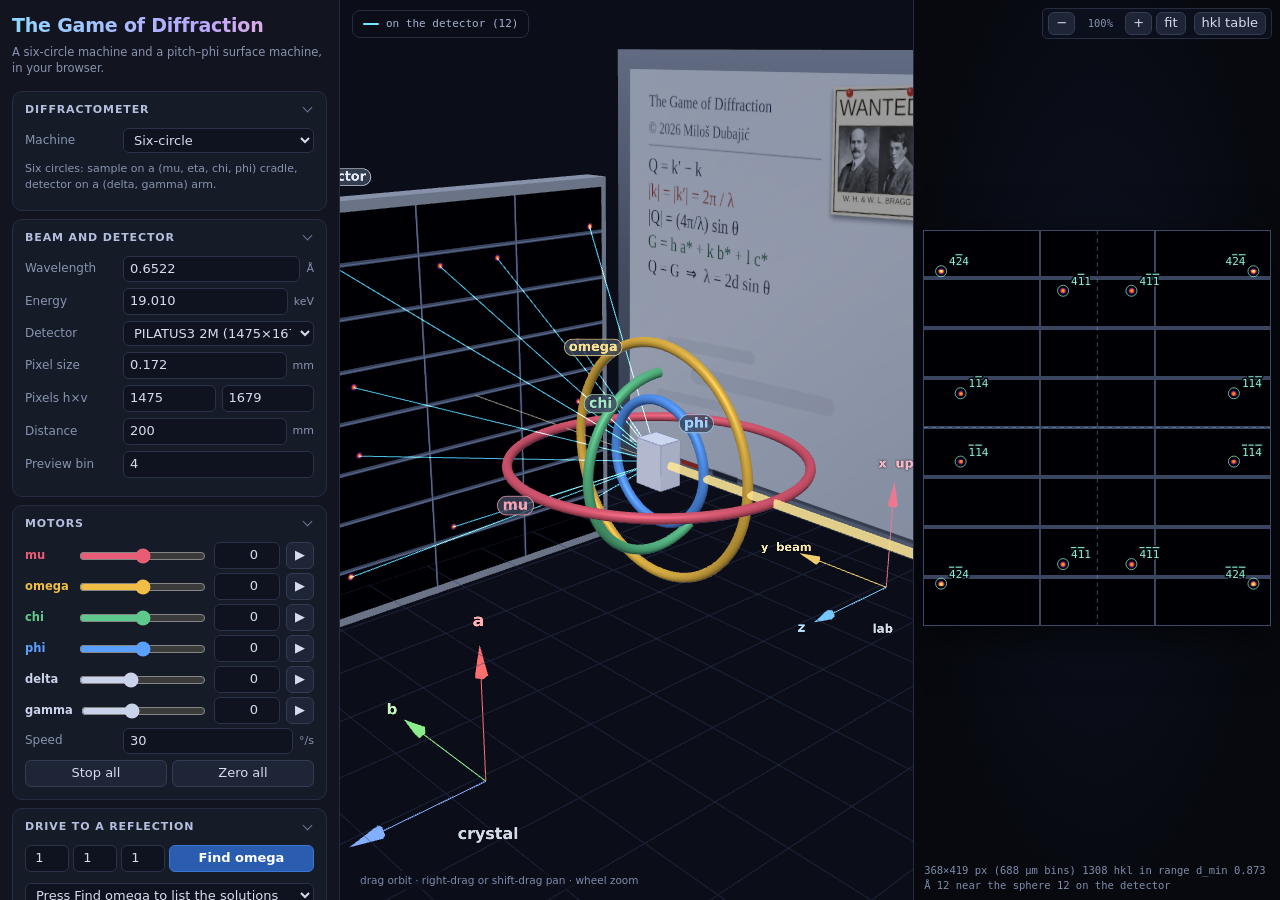
<file: web/index.html>
<!doctype html>
<!--
  The Game of Diffraction
  © 2026 Miloš Dubajić · https://dubajicmilos.github.io/diffraction/
  Source: https://github.com/dubajicmilos/xrays-on-detector

  Released under the MIT licence, which requires this notice to be kept in all
  copies and substantial portions of the software. js/credit.js carries the
  same notice and is what puts it on screen; please leave both in place.
-->
<html lang="en">
  <head>
    <meta charset="utf-8" />
    <meta
      name="viewport"
      content="width=device-width, initial-scale=1, viewport-fit=cover"
    />
    <title>The Game of Diffraction</title>
    <meta
      name="description"
      content="Interactive single-crystal diffraction simulators: drive a six-circle goniometer or a pitch–phi surface machine, and watch the Bragg spots land on the detector."
    />
    <meta name="author" content="Miloš Dubajić" />
    <meta name="copyright" content="© 2026 Miloš Dubajić" />
    <link
      rel="license"
      href="https://github.com/dubajicmilos/xrays-on-detector/blob/main/LICENSE"
    />
    <link
      rel="icon"
      href="data:image/svg+xml,%3Csvg xmlns='http://www.w3.org/2000/svg' viewBox='0 0 64 64'%3E%3Crect width='64' height='64' rx='12' fill='%230b0e18'/%3E%3Ccircle cx='32' cy='32' r='5' fill='%2378e6ff'/%3E%3Ccircle cx='14' cy='32' r='3.5' fill='%2378e6ff' opacity='.8'/%3E%3Ccircle cx='50' cy='32' r='3.5' fill='%2378e6ff' opacity='.8'/%3E%3Ccircle cx='32' cy='14' r='3.5' fill='%2378e6ff' opacity='.8'/%3E%3Ccircle cx='32' cy='50' r='3.5' fill='%2378e6ff' opacity='.8'/%3E%3Ccircle cx='18' cy='18' r='2' fill='%2378e6ff' opacity='.45'/%3E%3Ccircle cx='46' cy='18' r='2' fill='%2378e6ff' opacity='.45'/%3E%3Ccircle cx='18' cy='46' r='2' fill='%2378e6ff' opacity='.45'/%3E%3Ccircle cx='46' cy='46' r='2' fill='%2378e6ff' opacity='.45'/%3E%3C/svg%3E"
    />
    <link rel="stylesheet" href="css/app.css" />
  </head>
  <body>
    <div id="app">
      <aside id="panel">
        <header class="brand">
          <h1>The Game of Diffraction</h1>
          <p>A six-circle machine and a pitch–phi surface machine, in your browser.</p>
        </header>

        <section class="grp">
          <h2>Diffractometer</h2>
          <div class="row">
            <label>Machine</label
            ><select id="instrument" class="grow">
              <option value="sixc">Six-circle</option>
              <option value="pp">Pitch–phi (surface)</option>
            </select>
          </div>
          <p class="hint" id="instrumentHint">
            Six circles: sample on a (mu, eta, chi, phi) cradle, detector on a
            (delta, gamma) arm.
          </p>
        </section>

        <section class="grp">
          <h2>Beam and detector</h2>
          <div class="row">
            <label>Wavelength</label
            ><input
              type="number"
              id="wl"
              step="0.01"
              min="0.05"
              max="6.2"
            /><span class="u">Å</span>
          </div>
          <div class="row">
            <label>Energy</label
            ><input
              type="number"
              id="energy"
              step="0.1"
              min="2"
              max="247"
            /><span class="u">keV</span>
          </div>
          <div class="row">
            <label>Detector</label
            ><select id="detPreset"></select>
          </div>
          <div class="row">
            <label>Pixel size</label
            ><input
              type="number"
              id="pixel"
              step="0.001"
              min="0.005"
              max="10"
            /><span class="u">mm</span>
          </div>
          <div class="row">
            <label>Pixels h×v</label
            ><input
              type="number"
              id="nFast"
              step="1"
              min="16"
              max="16384"
            /><input type="number" id="nSlow" step="1" min="16" max="16384" />
          </div>
          <div class="row">
            <label>Distance</label
            ><input
              type="number"
              id="distance"
              step="1"
              min="20"
              max="100000"
            /><span class="u">mm</span>
          </div>
          <div class="row">
            <label>Preview bin</label
            ><input type="number" id="bin" step="1" min="1" max="64" />
          </div>
        </section>

        <section class="grp six-only">
          <h2>Motors</h2>
          <div id="motorRows"></div>
          <div class="row">
            <label>Speed</label>
            <input
              type="number"
              id="speed"
              step="1"
              value="30"
              min="-720"
              max="720"
            />
            <span class="u">°/s</span>
          </div>
          <div class="alignline">
            <button id="stopAll" class="grow">Stop all</button>
            <button id="zeroAll" class="grow">Zero all</button>
          </div>
        </section>

        <section class="grp pp-only hidden">
          <h2>Pitch–phi angles</h2>
          <div id="ppMotorRows"></div>
          <p class="hint">
            pitch: incidence angle from the surface, 0° grazing to 90° normal
            (beyond ±90° the sample is flipped, and the solutions say so). φ:
            about the sample normal at pitch 0. roll: about the beam, moves
            the azimuth only. 2θ/az put the detector: azimuth 0 is up,
            positive to the right looking downstream.
          </p>
        </section>

        <section class="grp six-only">
          <h2>Drive to a reflection</h2>
          <div class="align">
            <input type="number" id="dh" value="1" class="idx" /><input
              type="number"
              id="dk"
              value="1"
              class="idx"
            /><input type="number" id="dl" value="1" class="idx" />
            <button id="findOmega" class="grow primary">Find omega</button>
          </div>
          <select id="solutions" class="wide">
            <option value="" disabled selected>Press Find omega to list the solutions</option>
          </select>
          <div class="readout" id="reachMsg"></div>
          <div class="align">
            <button id="driveThere" class="grow primary">Drive there</button>
            <button id="aimDet" class="grow">Aim detector</button>
          </div>
          <button id="moveChi" class="wide" disabled>
            Move chi into reach
          </button>
        </section>

        <section class="grp pp-only hidden">
          <h2>Drive to a reflection</h2>
          <div class="align">
            <input type="number" id="ppH" value="1" class="idx" step="any" aria-label="h" />
            <input type="number" id="ppK" value="0" class="idx" step="any" aria-label="k" />
            <input type="number" id="ppL" value="0" class="idx" step="any" aria-label="l" />
            <button id="ppFind" class="grow primary">Find pitch &amp; φ</button>
          </div>
          <label class="radio"
            ><input type="radio" name="ppMode" value="alpha" checked /> fix
            pitch, solve φ</label
          >
          <label class="radio"
            ><input type="radio" name="ppMode" value="phi" /> fix φ, solve
            pitch</label
          >
          <label class="radio"
            ><input type="radio" name="ppMode" value="explore" /> explore (set
            both, read the error)</label
          >
          <div class="hint" id="ppModeHint"></div>
          <select id="ppSols" class="wide">
            <option value="" disabled selected>Press Find to list the solutions</option>
          </select>
          <div class="align">
            <button id="ppDrive" class="grow primary">Drive there</button>
            <button id="ppAim" class="grow">Point detector there</button>
          </div>
          <div class="readout" id="ppMsg"></div>
          <div class="cards" id="ppCards"></div>
        </section>

        <section class="grp">
          <h2>Sample</h2>
          <div class="row">
            <label>Structure</label
            ><select id="structure" class="grow"></select>
          </div>
          <div class="row">
            <label>Your own</label>
            <button id="cifPick" class="grow" title="Read a CIF in the browser">
              Load CIF …
            </button>
            <input
              type="file"
              id="cifFile"
              accept=".cif,chemical/x-cif"
              hidden
            />
          </div>
          <div class="readout hidden" id="cifStatus"></div>
          <div class="row">
            <label>Peak width</label
            ><input
              type="number"
              id="sigma"
              step="0.002"
              min="0.0005"
              max="0.5"
            /><span class="u">Å⁻¹</span>
          </div>
          <div class="readout" id="cellInfo">–</div>
        </section>

        <section class="grp six-only" data-collapsed>
          <h2>Crystal orientation</h2>
          <p class="hint">
            Tilt the crystal on its mount (rotations in the phi frame)
          </p>
          <div id="rotRows"></div>
          <p class="hint">Point a crystal direction somewhere</p>

          <div class="alignblock">
            <div class="alignline">
              <span class="tag">point</span>
              <input
                type="number"
                id="a1h"
                value="1"
                class="idx"
                aria-label="h"
              />
              <input
                type="number"
                id="a1k"
                value="1"
                class="idx"
                aria-label="k"
              />
              <input
                type="number"
                id="a1l"
                value="0"
                class="idx"
                aria-label="l"
              />
              <select id="a1kind" class="kind">
                <option value="hkl">(hkl) plane normal</option>
                <option value="uvw">[uvw] direction</option>
              </select>
            </div>
            <div class="alignline">
              <span class="tag">along</span>
              <select id="a1t" class="grow"></select>
              <button id="a1go" class="go primary">Go</button>
            </div>
          </div>

          <div class="alignblock">
            <div class="alignline">
              <span class="tag">then</span>
              <input
                type="number"
                id="a2h"
                value="0"
                class="idx"
                aria-label="h"
              />
              <input
                type="number"
                id="a2k"
                value="0"
                class="idx"
                aria-label="k"
              />
              <input
                type="number"
                id="a2l"
                value="1"
                class="idx"
                aria-label="l"
              />
              <select id="a2kind" class="kind">
                <option value="hkl">(hkl) plane normal</option>
                <option value="uvw">[uvw] direction</option>
              </select>
            </div>
            <div class="alignline">
              <span class="tag">toward</span>
              <select id="a2t" class="grow"></select>
              <button id="a2go" class="go primary">Go</button>
            </div>
          </div>
          <div class="readout" id="alignMsg"></div>
          <button id="resetU" class="wide">Reset orientation (U = I)</button>
          <div class="row">
            <label>UB</label
            ><select id="ubConv" class="grow">
              <option value="2pi">2π |a*| = 2π/a</option>
              <option value="1/d">1/d |a*| = 1/a</option>
              <option value="lambda">λ-scaled |a*| = λ/a</option></select
            ><button id="ubCopy">Copy</button>
          </div>
          <pre id="ub" class="matrix"></pre>
        </section>

        <section class="grp pp-only hidden" data-collapsed>
          <h2>Batch (one h k l per line)</h2>
          <textarea id="ppBatch" rows="5" spellcheck="false">1 0 0
1 1 0
2 0 0
1/2 1/2 1/2</textarea>
          <div class="hint">
            Solved with the same mode and fixed angle as the box above;
            fractions allowed. One row per solution.
          </div>
          <button id="ppCopy" class="wide">Copy table as TSV</button>
          <div class="tblwrap"><table id="ppTable" class="btable"></table></div>
        </section>

        <section class="grp six-only" data-collapsed>
          <h2>Scattering geometry</h2>
          <label class="radio"
            ><input type="radio" name="mode" value="transmission" checked />
            Transmission</label
          >
          <label class="radio"
            ><input type="radio" name="mode" value="reflection" />
            Reflection</label
          >
          <div id="surfaceBox" class="sub hidden">
            <div class="row">
              <label>Surface (hkl)</label>
              <input type="number" id="sh" step="1" value="0" class="idx" />
              <input type="number" id="sk" step="1" value="0" class="idx" />
              <input type="number" id="sl" step="1" value="1" class="idx" />
            </div>
            <button id="mountFlat" class="wide">
              Mount surface normal vertical
            </button>
            <div class="readout">Incidence α <b id="alpha">–</b></div>
          </div>
        </section>

        <section class="grp pp-only hidden" data-collapsed>
          <h2>Motor read-outs</h2>
          <div class="row">
            <label>pitch dial</label>
            <select id="ppPSign" class="sign"><option value="1">+1</option><option value="-1">−1</option></select>
            <span class="u">· α +</span>
            <input type="number" id="ppPOff" value="0" class="grow" step="any" />
          </div>
          <div class="row">
            <label>φ dial</label>
            <select id="ppFSign" class="sign"><option value="1">+1</option><option value="-1">−1</option></select>
            <span class="u">· φ +</span>
            <input type="number" id="ppFOff" value="0" class="grow" step="any" />
          </div>
          <div class="row">
            <label>Azimuth positive</label>
            <select id="ppAzSign" class="grow">
              <option value="1">toward −x (right looking downstream)</option>
              <option value="-1">toward +x (left)</option>
            </select>
          </div>
          <p class="hint">
            The dials the operator reads: readout = s·angle + offset, set per
            your instrument. The simulator runs in geometry angles; the
            solution list shows both.
          </p>
        </section>

        <section class="grp pp-only hidden" data-collapsed>
          <h2>Mounting (pitch = φ = 0)</h2>
          <div class="row">
            <label>Surface (hkl)</label>
            <input type="number" id="ppSH" value="0" class="idx" />
            <input type="number" id="ppSK" value="0" class="idx" />
            <input type="number" id="ppSL" value="1" class="idx" />
          </div>
          <div class="row">
            <label>In-plane ref</label>
            <input type="number" id="ppRH" value="1" class="idx" />
            <input type="number" id="ppRK" value="0" class="idx" />
            <input type="number" id="ppRL" value="0" class="idx" />
          </div>
          <div class="row">
            <label>Ref type</label>
            <select id="ppRKind" class="grow">
              <option value="hkl">(hkl) reciprocal</option>
              <option value="uvw">[uvw] real</option>
            </select>
          </div>
          <div class="row">
            <label>Ref points</label>
            <select id="ppRDir" class="grow">
              <option value="+x">+x (left, looking downstream)</option>
              <option value="-x">−x (right)</option>
              <option value="+z">+z (downstream)</option>
              <option value="-z">−z (upstream)</option>
            </select>
          </div>
          <button id="ppMount" class="wide">Mount surface normal vertical</button>
          <div class="readout" id="ppMountMsg"></div>
          <div class="row">
            <label>UB (zero angles)</label>
            <select id="ppUBConv" class="grow">
              <option value="2pi">2π |a*| = 2π/a</option>
              <option value="1d">1/d |a*| = 1/a</option>
              <option value="lambda">λ-scaled |a*| = λ/a</option>
            </select>
            <button id="ppUBCopy">Copy</button>
          </div>
          <pre id="ppUB" class="matrix"></pre>
          <p class="hint">
            This machine's native frame at zero angles (+y up, +z beam, +x
            left); columns are a*, b*, c*. The six-circle panel shows its own
            UB in its own frame — the two are different datums.
          </p>
        </section>

        <section class="grp" data-collapsed>
          <h2>Display</h2>
          <div class="checks">
            <label
              ><input type="checkbox" id="showRings" checked /> Circles</label
            >
            <label><input type="checkbox" id="showRays" checked /> Rays</label>
            <label
              ><input type="checkbox" id="showFloor" checked /> Floor</label
            >
            <label
              ><input type="checkbox" id="showAxes" checked /> Crystal a b
              c</label
            >
            <label
              ><input type="checkbox" id="showMissed" /> Rays that miss</label
            >
            <label
              ><input type="checkbox" id="showLabels" checked /> hkl
              labels</label
            >
            <label
              ><input type="checkbox" id="logScale" checked /> Log scale</label
            >
          </div>
          <div class="row">
            <label>Colour map</label
            ><select id="cmap" class="grow"></select>
          </div>
          <div class="row">
            <label title="Brings up reflections far weaker than the brightest">
              Contrast</label
            ><input
              type="range"
              id="gain"
              class="grow"
              min="0"
              max="6"
              step="0.05"
              value="0"
            /><span class="u" id="gainInfo">x1</span>
          </div>
        </section>
      </aside>

      <main id="stage">
        <canvas id="view3d"></canvas>
        <div id="legend"></div>
        <div id="hint3d">
          drag orbit · right-drag or shift-drag pan · wheel zoom
        </div>
        <button id="panelToggle" aria-label="Toggle controls">☰</button>
      </main>

      <section id="detPane">
        <div id="detViewport">
          <canvas id="detCanvas"></canvas>
          <div id="detOverlay"></div>
          <div id="detEmpty" class="hidden"></div>
        </div>
        <div id="detZoom">
          <button id="detZoomOut" title="zoom out">−</button>
          <span id="detZoomLabel">100%</span>
          <button id="detZoomIn" title="zoom in">+</button>
          <button id="detZoomReset" title="fit to pane">fit</button>
          <button
            id="detListToggle"
            aria-pressed="false"
            title="show the reflections on the detector as a table"
          >
            hkl table
          </button>
        </div>
        <div id="detList" class="hidden">
          <div class="head">
            <span>On the detector</span><span id="detListCount"></span>
          </div>
          <div class="scroll">
            <table>
              <thead>
                <tr><th>hkl</th><th>2θ (°)</th><th>d (Å)</th><th>I (%)</th></tr>
              </thead>
              <tbody id="detRows"></tbody>
            </table>
          </div>
        </div>
        <div id="detInfo">–</div>
      </section>
    </div>
    <div id="boot">loading…</div>
    <script type="module" src="js/app.js"></script>
  </body>
</html>
</file>
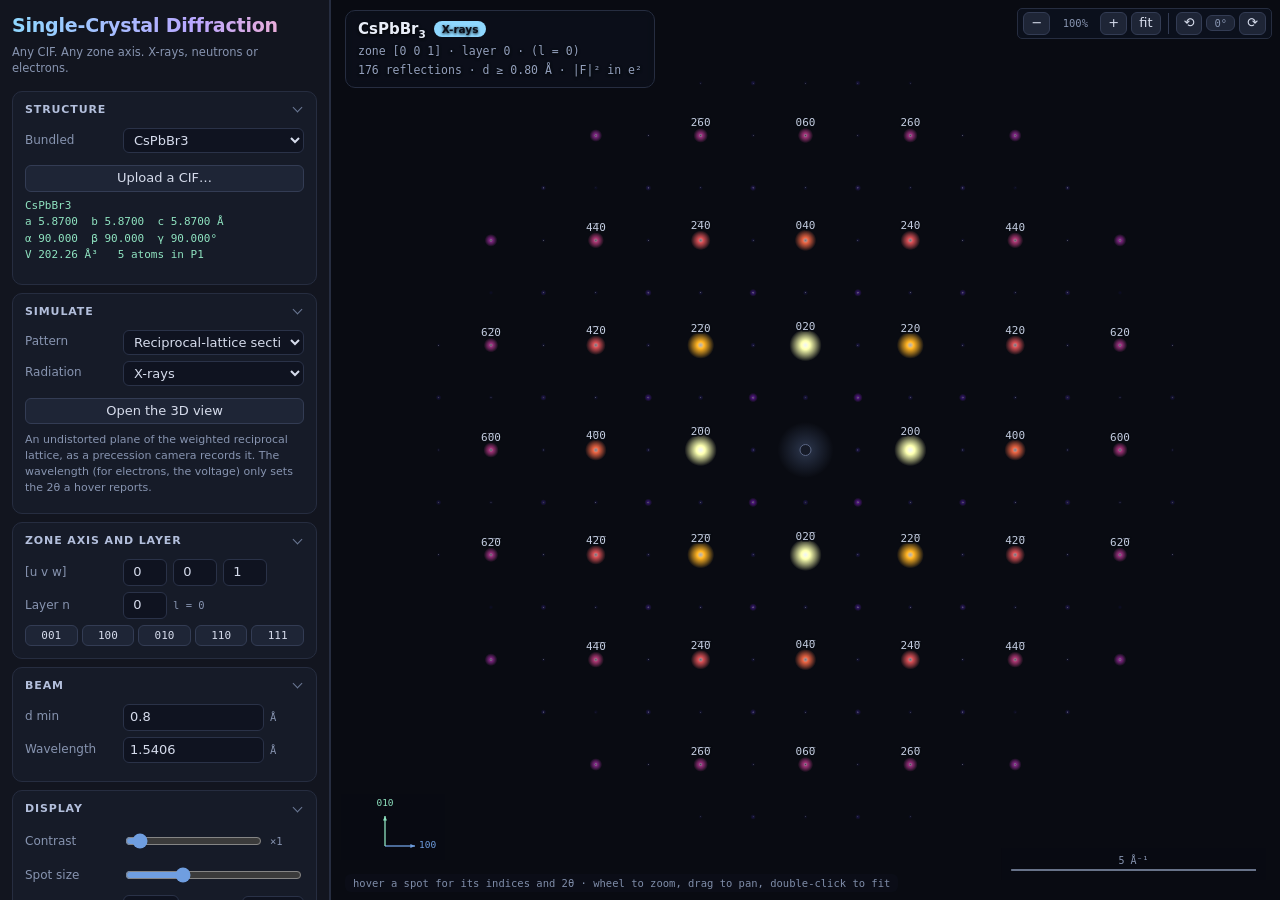
<file: web/sc/index.html>
<!doctype html>
<!--
  Single-Crystal Diffraction
  © 2026 Miloš Dubajić · https://dubajicmilos.github.io/diffraction/single-crystal/
  Source: https://github.com/dubajicmilos/xrays-on-detector

  Released under the MIT licence, which requires this notice to be kept in all
  copies and substantial portions of the software. js/credit.js carries the
  same notice and is what puts it on screen; please leave both in place.
-->
<html lang="en">
  <head>
    <meta charset="utf-8" />
    <meta
      name="viewport"
      content="width=device-width, initial-scale=1, viewport-fit=cover"
    />
    <title>Single-Crystal Diffraction</title>
    <meta
      name="description"
      content="Kinematic single-crystal diffraction from any CIF, in the browser: reciprocal-lattice sections down any zone axis, electron diffraction and powder patterns, for X-rays, neutrons and electrons."
    />
    <meta name="author" content="Miloš Dubajić" />
    <meta name="copyright" content="© 2026 Miloš Dubajić" />
    <link
      rel="license"
      href="https://github.com/dubajicmilos/xrays-on-detector/blob/main/LICENSE"
    />
    <link
      rel="icon"
      href="data:image/svg+xml,%3Csvg xmlns='http://www.w3.org/2000/svg' viewBox='0 0 64 64'%3E%3Crect width='64' height='64' rx='12' fill='%230b0e18'/%3E%3Ccircle cx='32' cy='32' r='5' fill='%2378e6ff'/%3E%3Ccircle cx='14' cy='32' r='3.5' fill='%2378e6ff' opacity='.8'/%3E%3Ccircle cx='50' cy='32' r='3.5' fill='%2378e6ff' opacity='.8'/%3E%3Ccircle cx='32' cy='14' r='3.5' fill='%2378e6ff' opacity='.8'/%3E%3Ccircle cx='32' cy='50' r='3.5' fill='%2378e6ff' opacity='.8'/%3E%3Ccircle cx='18' cy='18' r='2' fill='%2378e6ff' opacity='.45'/%3E%3Ccircle cx='46' cy='18' r='2' fill='%2378e6ff' opacity='.45'/%3E%3Ccircle cx='18' cy='46' r='2' fill='%2378e6ff' opacity='.45'/%3E%3Ccircle cx='46' cy='46' r='2' fill='%2378e6ff' opacity='.45'/%3E%3C/svg%3E"
    />
    <link rel="stylesheet" href="../css/app.css" />
    <link rel="stylesheet" href="css/sc.css" />
  </head>
  <body>
    <div id="app">
      <aside id="panel">
        <header class="brand">
          <h1>Single-Crystal Diffraction</h1>
          <p>Any CIF. Any zone axis. X-rays, neutrons or electrons.</p>
        </header>

        <section class="grp">
          <h2>Structure</h2>
          <div class="row">
            <label>Bundled</label
            ><select id="structure"></select>
          </div>
          <button class="wide" id="uploadBtn">Upload a CIF…</button>
          <input type="file" id="cifFile" accept=".cif,.txt" hidden />
          <div class="readout" id="structInfo"></div>
          <div class="hint" id="cifNote"></div>
        </section>

        <section class="grp">
          <h2>Simulate</h2>
          <div class="row">
            <label>Pattern</label
            ><select id="mode">
              <option value="section">Reciprocal-lattice section</option>
              <option value="saed">Electron diffraction (SAED)</option>
              <option value="powder">Powder pattern</option>
              <option value="3d">3D reciprocal lattice</option>
            </select>
          </div>
          <div class="row">
            <label>Radiation</label
            ><select id="radiation">
              <option value="xray">X-rays</option>
              <option value="neutron">Neutrons</option>
              <option value="electron">Electrons</option>
            </select>
          </div>
          <button class="wide" id="open3d">Open the 3D view</button>
          <div class="hint" id="modeNote"></div>
        </section>

        <section class="grp" id="grpZone">
          <h2>Zone axis and layer</h2>
          <div class="row">
            <label>[u v w]</label>
            <input type="number" class="idx" id="zu" step="1" value="0" />
            <input type="number" class="idx" id="zv" step="1" value="0" />
            <input type="number" class="idx" id="zw" step="1" value="1" />
          </div>
          <div class="row" id="rowLayer">
            <label>Layer n</label>
            <input type="number" class="idx" id="layer" step="1" value="0" />
            <span class="u" id="zoneLaw"></span>
          </div>
          <div class="quickzone">
            <button data-zone="0,0,1">001</button>
            <button data-zone="1,0,0">100</button>
            <button data-zone="0,1,0">010</button>
            <button data-zone="1,1,0">110</button>
            <button data-zone="1,1,1">111</button>
          </div>
        </section>

        <section class="grp">
          <h2>Beam</h2>
          <div class="row" id="rowDmin">
            <label>d min</label
            ><input
              type="number"
              id="dmin"
              step="0.05"
              min="0.05"
              value="0.8"
            />
            <span class="u">Å</span>
          </div>
          <div class="row" id="rowWavelength">
            <label>Wavelength</label
            ><input
              type="number"
              id="wl"
              step="0.01"
              min="0.05"
              value="1.5406"
            />
            <span class="u">Å</span>
          </div>
          <div class="row" id="rowKv">
            <label>Voltage</label
            ><input type="number" id="kv" step="10" min="20" value="200" />
            <span class="u">kV</span>
          </div>
          <div class="row" id="rowThickness">
            <label>Thickness</label
            ><input type="number" id="thickness" step="5" min="1" value="50" />
            <span class="u">Å</span>
          </div>
          <div class="row" id="rowZones">
            <label>Laue zones</label
            ><input
              type="number"
              class="idx"
              id="zones"
              step="1"
              min="0"
              max="6"
              value="0"
            />
            <span class="u" id="zoneRings"></span>
          </div>
          <div class="row" id="rowTtMax">
            <label>2θ max</label
            ><input
              type="number"
              id="ttmax"
              step="5"
              min="0.5"
              max="179"
              value="120"
            />
            <span class="u">°</span>
          </div>
          <div class="row" id="rowFwhm">
            <label>Peak width</label
            ><input
              type="number"
              id="fwhm"
              step="0.01"
              min="0.005"
              value="0.15"
            />
            <span class="u">° 2θ FWHM</span>
          </div>
          <div class="row" id="rowMerge">
            <label>Merge peaks</label
            ><input
              type="number"
              id="mergeTol"
              step="0.01"
              min="0"
              value="0"
            />
            <span class="u">° 2θ (0 = by d)</span>
          </div>
        </section>

        <section class="grp">
          <h2>Display</h2>
          <div class="row" id="rowGain">
            <label>Contrast</label
            ><input type="range" id="gain" min="0" max="60" value="0" />
            <span class="u" id="gainLabel">×1</span>
          </div>
          <div class="row" id="rowSpot">
            <label>Spot size</label
            ><input type="range" id="spotSize" min="2" max="26" value="9" />
          </div>
          <div class="row" id="rowRotate">
            <label>Rotation</label
            ><input type="number" id="rotation" step="1" value="0" />
            <span class="u">° · step</span>
            <select id="rotStep" class="sign">
              <option value="1">1°</option>
              <option value="5">5°</option>
              <option value="10">10°</option>
              <option value="15" selected>15°</option>
              <option value="30">30°</option>
              <option value="45">45°</option>
              <option value="60">60°</option>
              <option value="90">90°</option>
            </select>
          </div>
          <div class="row">
            <label>Label above</label
            ><input type="range" id="labelThr" min="0" max="100" value="35" />
            <span class="u" id="labelThrLabel">35%</span>
          </div>
          <div class="checks">
            <label id="chkLog"
              ><input type="checkbox" id="logScale" /> log intensity</label
            >
            <label
              ><input type="checkbox" id="showLabels" checked /> hkl
              labels</label
            >
            <label id="chkRings"
              ><input type="checkbox" id="showRings" /> Laue rings</label
            >
          </div>
          <div class="row" id="rowColours">
            <label>Colours</label
            ><select id="colormap"></select>
          </div>
        </section>

        <section class="grp" id="grp3d">
          <h2>3D view</h2>
          <div class="checks">
            <label><input type="checkbox" id="chkEwald" checked /> Ewald sphere</label>
            <label><input type="checkbox" id="chkPlane" /> section plane</label>
            <label><input type="checkbox" id="chkNodes" /> bare lattice nodes</label>
          </div>
          <div class="row">
            <label>ω</label
            ><input
              type="range"
              id="omega"
              min="-180"
              max="180"
              step="0.5"
              value="0"
            />
            <span class="u" id="omegaLabel">0.0°</span>
          </div>
          <div class="row">
            <label>Sweep</label>
            <button id="playOmega">play</button>
            <input type="range" id="omegaSpeed" min="1" max="60" value="12" />
            <span class="u" id="omegaSpeedLabel">12°/s</span>
          </div>
          <div class="hint">
            Drag to turn the lattice, wheel to zoom, double-click to look down
            the zone axis again. ω turns the crystal about the vertical axis of
            the section view; the reflections on the Ewald sphere are ringed in
            yellow. The section plane is the current zone and layer.
          </div>
        </section>

        <section class="grp" id="grpCompare">
          <h2>Compare two crystals</h2>
          <div class="row">
            <label>Second</label
            ><select id="structure2"></select>
          </div>
          <button class="wide" id="upload2Btn">Upload a second CIF…</button>
          <input type="file" id="cifFile2" accept=".cif,.txt" hidden />
          <p class="hint" id="compareNone">
            Pick or upload a second crystal to overlay its pattern on this one.
          </p>
          <div id="compareBody">
          <div id="compareSpots">
          <div class="row" id="rowTwist">
            <label>Twist</label
            ><input
              type="range"
              id="twist"
              min="-180"
              max="180"
              step="0.5"
              value="0"
            />
            <span class="u" id="twistLabel">0.0°</span>
          </div>
          <div class="quickzone">
            <button data-twist="0">0°</button>
            <button data-twist="30">30°</button>
            <button data-twist="45">45°</button>
            <button data-twist="60">60°</button>
            <button data-twist="90">90°</button>
          </div>
          <div class="row" id="rowMatchTol">
            <label>Match within</label
            ><input
              type="number"
              id="matchTol"
              step="0.005"
              min="0.001"
              value="0.03"
            />
            <span class="u">Å⁻¹</span>
          </div>
          <div class="checks">
            <label
              ><input type="checkbox" id="chkMatch" checked /> ring
              coincidences</label
            >
          </div>
          <div class="row" id="rowCompareMode">
            <label>Show</label
            ><select id="compareMode">
              <option value="overlay">both crystals</option>
              <option value="coincidences">coincidences only</option>
              <option value="differences">differences only</option>
            </select>
          </div>
          <button class="wide" id="findTwist">Find the best twist</button>
          <div class="readout" id="matchInfo"></div>
          </div>
          <div class="hint" id="compareHint">
            Both crystals are cut on the same zone axis, layer and d min. The
            twist rotates the second pattern about the zone axis, which is that
            crystal's orientation relative to the first, so it is the one
            rotation that compares two patterns without inventing a picture no
            crystal can give.
          </div>
          </div>
        </section>

        <section class="grp">
          <h2>Export</h2>
          <button class="wide" id="savePng">Save image (PNG)</button>
          <button class="wide" id="saveTable">Reflection table (.txt)</button>
          <button class="wide" id="saveAll">All reflections to d min (.txt)</button>
          <button class="wide" id="saveMatches">Coincidence table (.txt)</button>
        </section>
      </aside>

      <main id="stage">
        <canvas id="pattern"></canvas>
        <div id="overlay">
          <div id="title"></div>
          <div id="hover"></div>
        </div>
        <div id="patZoom">
          <button id="zoomOut" title="zoom out">−</button>
          <span id="zoomLabel">100%</span>
          <button id="zoomIn" title="zoom in">+</button>
          <button id="zoomFit" title="fit to pane">fit</button>
          <span id="rotGroup">
            <span class="sep"></span>
            <button id="rotLeft" title="rotate the pattern anticlockwise by the step set under Display">⟲</button>
            <button id="rotReset" title="the pattern's rotation about the beam; click for 0°">0°</button>
            <button id="rotRight" title="rotate the pattern clockwise by the step set under Display">⟳</button>
          </span>
        </div>
        <div id="status"></div>
        <button id="panelToggle">☰</button>
      </main>
    </div>

    <div id="boot">loading…</div>
    <script type="module" src="js/app.js"></script>
  </body>
</html>
</file>
<file: web/css/app.css>
/*! The Game of Diffraction · © 2026 Miloš Dubajić · MIT · https://github.com/dubajicmilos/xrays-on-detector */
/* The Game of Diffraction. Dark, dense, instrument-like. */
:root {
  --bg: #0b0e18;
  --panel: #12151f;
  --panel2: #161b28;
  --line: #262d40;
  --line2: #333c54;
  --text: #d6dcec;
  --dim: #8794b0;
  --accent: #6f9ee0;
  --good: #8fe3c0;
  --warn: #f0a05a;
  --bad: #f0725a;
}

* {
  box-sizing: border-box;
}

html,
body {
  margin: 0;
  height: 100%;
  background: var(--bg);
  color: var(--text);
  font:
    13px/1.45 "Segoe UI",
    system-ui,
    -apple-system,
    sans-serif;
  overflow: hidden;
}

/* The 3D stage is what the game is about, so it takes the largest share;
   the detector pane follows it and the panel stays as narrow as its widest
   rows allow. */
#app {
  display: grid;
  grid-template-columns: 340px minmax(0, 1.25fr) minmax(300px, 0.8fr);
  height: 100%;
}

/* ---------------------------------------------------------------- panel */

#panel {
  background: var(--panel);
  border-right: 1px solid var(--line);
  overflow-y: auto;
  overscroll-behavior: contain;
  padding: 12px 12px 40px;
}

.brand h1 {
  margin: 0 0 4px;
  font-size: 19px;
  letter-spacing: -0.2px;
  background: linear-gradient(92deg, #8fd8ff, #b9a7ff 60%, #ffb0c8);
  -webkit-background-clip: text;
  background-clip: text;
  color: transparent;
}
.brand p {
  margin: 0 0 14px;
  color: var(--dim);
  font-size: 11.5px;
}

.grp {
  border: 1px solid var(--line);
  border-radius: 10px;
  padding: 10px 12px 12px;
  margin-bottom: 8px;
  background: var(--panel2);
}
.grp h2 {
  margin: 0 0 10px;
  font-size: 11px;
  font-weight: 650;
  letter-spacing: 0.08em;
  text-transform: uppercase;
  color: #b3bfdc;
}

/* The heading is a disclosure button across the whole title row (see
   js/panel.js); a folded section shows its title only. The selectors carry
   .grp so they outrank the generic button:hover and button:active rules. */
.grp.collapsed {
  padding-bottom: 10px;
}
.grp.collapsed h2 {
  margin: 0;
}
.grp.collapsed > :not(h2) {
  display: none !important;
}
.grp .grp-toggle {
  all: unset;
  box-sizing: border-box;
  display: flex;
  align-items: center;
  justify-content: space-between;
  gap: 8px;
  width: 100%;
  cursor: pointer;
  font: inherit;
  letter-spacing: inherit;
  text-transform: inherit;
  color: inherit;
}
.grp .grp-toggle::after {
  content: "";
  flex: 0 0 auto;
  width: 6px;
  height: 6px;
  margin-right: 3px;
  border-right: 1.5px solid #6b7894;
  border-bottom: 1.5px solid #6b7894;
  transform: translateY(-2px) rotate(45deg);
  transition: transform 0.15s ease;
}
.grp.collapsed .grp-toggle::after {
  transform: rotate(-45deg);
}
.grp .grp-toggle:hover {
  color: #e2e8f6;
}
.grp .grp-toggle:focus-visible {
  outline: 2px solid var(--accent);
  outline-offset: 3px;
  border-radius: 3px;
}

.row {
  display: flex;
  align-items: center;
  gap: 6px;
  margin-bottom: 6px;
}
.row > label {
  flex: 0 0 92px;
  color: var(--dim);
  font-size: 12px;
}
.row .u {
  color: var(--dim);
  font-size: 11px;
  flex: 0 0 auto;
}
.grow {
  flex: 1 1 auto;
  min-width: 0;
}
.hidden {
  display: none !important;
}
.sub {
  margin: 8px 0 0 8px;
  padding-left: 8px;
  border-left: 2px solid var(--line);
}
.hint {
  margin: 8px 0 5px;
  font-size: 11px;
  color: var(--dim);
}

input,
select,
button {
  font: inherit;
  color: var(--text);
  background: #0f1320;
  border: 1px solid #2a3248;
  border-radius: 6px;
  padding: 3px 6px;
  min-width: 0;
}
input[type="number"] {
  flex: 1 1 auto;
  width: 100%;
  font-variant-numeric: tabular-nums;
}
input.idx {
  flex: 0 0 44px;
  width: 44px;
  text-align: center;
}
select {
  flex: 1 1 auto;
}
/* A +1 / -1 sign next to a number box: the box claims the full row
   (width: 100%), so a flexible select beside it was squeezed to its arrow. */
select.sign {
  flex: 0 0 62px;
}
button {
  cursor: pointer;
  background: #1e2536;
  border-color: var(--line2);
}
button:hover {
  background: #29334a;
  border-color: #4d5b80;
}
button:active {
  background: #161c29;
}
button:disabled {
  color: #5a6076;
  background: #1a1f2d;
  border-color: #262c3c;
  cursor: default;
}
/* The one action each block is for (Find, Drive there, Go) is filled; the
   rest stay outlined, so the eye lands on what to press. */
button.primary {
  background: #2a5db0;
  border-color: #3b76d4;
  color: #fff;
  font-weight: 600;
}
button.primary:hover {
  background: #316ac6;
  border-color: #4c86e4;
}
button.primary:active {
  background: #244f96;
}
button.wide,
select.wide {
  width: 100%;
  margin-top: 6px;
}
input:focus,
select:focus,
button:focus-visible {
  outline: 2px solid var(--accent);
  outline-offset: -1px;
}

.radio {
  display: block;
  margin-bottom: 5px;
  cursor: pointer;
}
.radio em {
  color: var(--dim);
  font-style: normal;
  font-size: 11px;
}
.checks {
  display: grid;
  grid-template-columns: 1fr 1fr;
  gap: 3px 8px;
  margin-bottom: 7px;
}
.checks label {
  cursor: pointer;
  font-size: 11.5px;
}

.readout {
  font:
    11px/1.5 Consolas,
    ui-monospace,
    monospace;
  color: var(--good);
  margin-top: 6px;
  white-space: pre-wrap;
  word-break: break-word;
}
.matrix {
  font:
    11px/1.45 Consolas,
    ui-monospace,
    monospace;
  color: var(--good);
  background: #10141f;
  border: 1px solid var(--line);
  border-radius: 4px;
  padding: 6px;
  margin: 6px 0 0;
  overflow-x: auto;
}
.align {
  display: flex;
  align-items: center;
  gap: 4px;
  margin-bottom: 5px;
}
.align .tag {
  color: var(--dim);
  font-size: 11px;
  flex: 0 0 auto;
}

/* "point (h k l) along <direction>" laid out on two full-width lines, so the
   indices and the direction names are never squeezed or clipped. */
.alignblock {
  border: 1px solid var(--line);
  border-radius: 5px;
  padding: 6px 7px;
  margin-bottom: 7px;
  background: rgba(255, 255, 255, 0.015);
}
.alignline {
  display: flex;
  flex-wrap: wrap;
  align-items: center;
  gap: 5px;
}
.alignline + .alignline {
  margin-top: 5px;
}
.alignline .tag {
  flex: 0 0 46px;
  color: var(--dim);
  font-size: 11px;
  text-align: right;
}
.alignline .idx {
  flex: 0 0 42px;
  width: 42px;
}
/* takes the rest of the line, or a line of its own when that is too short
   to read "(hkl) plane normal" */
.alignline .kind {
  flex: 1 1 136px;
  min-width: 0;
}
.alignline .go {
  flex: 0 0 52px;
}

/* motor rows */
.motor {
  display: flex;
  align-items: center;
  gap: 6px;
  margin-bottom: 3px;
}
.motor .name {
  flex: 0 0 46px;
  font-weight: 700;
  font-size: 11.5px;
}
.motor input[type="range"] {
  flex: 1 1 auto;
  accent-color: var(--accent);
  min-width: 40px;
}
.motor input[type="number"] {
  flex: 0 0 66px;
  width: 66px;
  text-align: right;
}
.motor .run {
  flex: 0 0 28px;
  width: 28px;
  padding: 3px 0;
  text-align: center;
}
.motor .run.on {
  background: #2f5d46;
  border-color: #57a882;
  color: #b9f0d4;
}

/* pitch–phi deck: cards, batch table, batch textarea */

.cards {
  display: grid;
  grid-template-columns: repeat(3, 1fr);
  gap: 4px;
  margin-top: 7px;
}
.cards .stat {
  background: #10141f;
  border: 1px solid var(--line);
  border-radius: 4px;
  padding: 3px 5px;
  min-width: 0;
}
.cards .k {
  display: block;
  font-size: 10px;
  color: var(--dim);
  white-space: nowrap;
  overflow: hidden;
  text-overflow: ellipsis;
}
.cards .v {
  font:
    600 12px Consolas,
    ui-monospace,
    monospace;
}
.cards .u {
  color: var(--dim);
  font-size: 10px;
}

textarea {
  width: 100%;
  background: #10141f;
  color: var(--text);
  border: 1px solid var(--line2);
  border-radius: 4px;
  padding: 4px 6px;
  font:
    11.5px/1.5 Consolas,
    ui-monospace,
    monospace;
  resize: vertical;
  min-width: 0;
}
textarea:focus {
  outline: 2px solid var(--accent);
  outline-offset: -1px;
}

.tblwrap {
  max-height: 240px;
  overflow: auto;
  margin-top: 6px;
  border: 1px solid var(--line);
  border-radius: 4px;
}
table.btable {
  border-collapse: collapse;
  width: 100%;
  font:
    10.5px Consolas,
    ui-monospace,
    monospace;
}
table.btable th,
table.btable td {
  text-align: right;
  padding: 2.5px 5px;
  border-bottom: 1px solid var(--line);
  white-space: nowrap;
}
table.btable th {
  position: sticky;
  top: 0;
  background: var(--panel2);
  color: var(--dim);
  font-weight: 600;
}
table.btable td:first-child,
table.btable th:first-child {
  text-align: left;
}
table.btable tr.bad td {
  color: #8b95ad;
}
table.btable tr.bad td.st {
  color: var(--warn);
}
table.btable tr.good td.st {
  color: var(--good);
}

.tiny {
  color: #5d6884;
  font-size: 10.5px;
  margin-top: 14px;
}
.tiny a {
  color: #7f8fb5;
}

/* ---------------------------------------------------------------- stage */

#stage {
  position: relative;
  min-width: 0;
  /* The canvas keeps its width and height attributes as an intrinsic aspect
     ratio, so without this a grid row is never allowed to be shorter than
     that and the stacked layout locks the 3D view at a height it wrote itself,
     pushing the detector pane off the screen. */
  min-height: 0;
}
#view3d {
  width: 100%;
  height: 100%;
  display: block;
}
#legend {
  position: absolute;
  top: 10px;
  left: 12px;
  font:
    11px/1.6 Consolas,
    ui-monospace,
    monospace;
  color: #a5b2cd;
  pointer-events: none;
  background: rgba(12, 16, 27, 0.72);
  border: 1px solid var(--line);
  border-radius: 8px;
  padding: 4px 10px;
  backdrop-filter: blur(4px);
}
#legend i {
  display: inline-block;
  width: 16px;
  height: 2px;
  margin-right: 7px;
  vertical-align: middle;
  border-radius: 1px;
}
#hint3d {
  position: absolute;
  bottom: 10px;
  left: 12px;
  font-size: 10.5px;
  color: #7d8bab;
  pointer-events: none;
  background: rgba(12, 16, 27, 0.6);
  border-radius: 6px;
  padding: 2px 8px;
}
#panelToggle {
  position: absolute;
  top: 10px;
  right: 10px;
  display: none;
  z-index: 30; /* above the slid-in panel, so it can close it */
}

/* ------------------------------------------------------------ detector */

/* The image takes what the reflection list and the readout leave: the panel
   is usually taller than a detector image is, and that space used to be
   empty black above and below it. */
#detPane {
  position: relative;
  display: flex;
  flex-direction: column;
  background: radial-gradient(ellipse at 50% 45%, #0e1322 0%, #07090f 72%);
  border-left: 1px solid var(--line);
  min-width: 0;
  overflow: hidden;
}
#detViewport {
  position: relative;
  /* basis 0: the image area is whatever the list and readout leave, never
     sized by the image it holds */
  flex: 1 1 0;
  min-height: 0;
  display: grid;
  place-items: center;
  overflow: hidden;
  cursor: grab;
  touch-action: none;
}
#detEmpty {
  position: absolute;
  inset: 0;
  display: grid;
  place-items: center;
  padding: 0 28px;
  text-align: center;
  font-size: 12px;
  line-height: 1.5;
  color: var(--dim);
  pointer-events: none;
}
#detEmpty b {
  display: block;
  margin-bottom: 4px;
  font-size: 13px;
  color: var(--text);
}
#detList {
  flex: 0 0 auto;
  max-height: 36%;
  display: flex;
  flex-direction: column;
  margin: 0 10px;
  border: 1px solid var(--line);
  border-radius: 8px;
  background: rgba(12, 16, 27, 0.72);
  overflow: hidden;
}
#detList .head {
  display: flex;
  justify-content: space-between;
  padding: 6px 10px;
  border-bottom: 1px solid var(--line);
  font-size: 11px;
  font-weight: 650;
  letter-spacing: 0.08em;
  text-transform: uppercase;
  color: #b3bfdc;
}
#detListCount {
  font-weight: 400;
  letter-spacing: 0;
  text-transform: none;
  color: var(--dim);
}
#detList .scroll {
  min-height: 0;
  overflow: auto;
}
#detList table {
  width: 100%;
  border-collapse: collapse;
  font:
    11px/1.5 Consolas,
    ui-monospace,
    monospace;
  font-variant-numeric: tabular-nums;
}
#detList th {
  position: sticky;
  top: 0;
  padding: 3px 10px;
  background: #121724;
  color: var(--dim);
  font-weight: 600;
  text-align: right;
}
#detList td {
  padding: 2px 10px;
  border-top: 1px solid rgba(38, 45, 64, 0.6);
  text-align: right;
}
#detList th:first-child,
#detList td:first-child {
  text-align: left;
}
#detList td:first-child {
  color: #8cf0d2;
}
#detList tbody tr:hover {
  background: rgba(111, 158, 224, 0.14);
}
/* lands in a gap between detector modules, so the panel records nothing */
#detList tbody tr.gap td {
  opacity: 0.45;
}
#detViewport.dragging {
  cursor: grabbing;
}
#detCanvas {
  image-rendering: pixelated;
  /* An outline, not a border: the overlay and the hover readout map pixels
     onto the canvas box, and a border would be part of that box. */
  outline: 1px solid #3b4868;
  box-shadow: 0 12px 40px rgba(0, 0, 0, 0.65);
  background: #000;
  transform-origin: center center;
  will-change: transform;
}
#detOverlay {
  position: absolute;
  inset: 0;
  pointer-events: none;
}
#detZoom {
  position: absolute;
  top: 8px;
  right: 8px;
  display: flex;
  align-items: center;
  gap: 4px;
  background: #0d1220cc;
  border: 1px solid var(--line);
  border-radius: 5px;
  padding: 3px 5px;
  backdrop-filter: blur(3px);
}
#detZoom button {
  padding: 1px 7px;
  min-width: 24px;
}
#detZoom #detListToggle {
  margin-left: 4px;
}
#detZoom #detListToggle[aria-pressed="true"] {
  background: #2a5db0;
  border-color: #3b76d4;
  color: #fff;
}
#detZoomLabel {
  font:
    10.5px Consolas,
    ui-monospace,
    monospace;
  color: var(--dim);
  min-width: 42px;
  text-align: center;
}
#detInfo {
  flex: 0 0 auto;
  /* Two lines at most, and always two lines' height: the hover readout and
     the frame summary take turns here, and a box that changed height would
     refit the image under the pointer. */
  height: calc(2 * 1.45em + 14px);
  padding: 7px 10px;
  font:
    10.5px/1.45 Consolas,
    ui-monospace,
    monospace;
  color: #7f8da9;
  overflow: hidden;
  display: -webkit-box;
  -webkit-line-clamp: 2;
  -webkit-box-orient: vertical;
  pointer-events: none;
}

#boot {
  position: fixed;
  inset: 0;
  display: grid;
  place-items: center;
  background: var(--bg);
  color: var(--dim);
  z-index: 50;
}
#boot.err {
  color: var(--bad);
  padding: 30px;
  text-align: center;
  white-space: pre-wrap;
}

/* ------------------------------------------------------------ responsive */

@media (max-width: 1200px) {
  #app {
    grid-template-columns: 320px minmax(0, 1.2fr) minmax(240px, 0.8fr);
  }
}
@media (max-width: 900px) {
  #app {
    grid-template-columns: 1fr;
    grid-template-rows: 1fr 40vh;
  }
  #panel {
    position: absolute;
    inset: 0 auto 0 0;
    width: min(92vw, 396px);
    z-index: 20;
    transform: translateX(-100%);
    transition: transform 0.2s ease;
    box-shadow: 0 0 40px #000a;
  }
  #panel.open {
    transform: none;
  }
  #panelToggle {
    display: block;
  }
  #detPane {
    border-left: 0;
    border-top: 1px solid var(--line);
  }
  /* the pane is a short strip here; the image needs all of it */
  #detList,
  #detListToggle {
    display: none !important;
  }
}
</file>
<file: web/sc/css/sc.css>
/*! Single-Crystal Diffraction · © 2026 Miloš Dubajić · MIT · https://github.com/dubajicmilos/xrays-on-detector */

/* Layered on ../css/app.css, which owns the palette and the control styling.
   Only the differences live here: this app is a sidebar and one plot, where
   the Game of Diffraction is a sidebar, a 3D stage and a detector pane. */

#app {
  grid-template-columns: 330px minmax(0, 1fr);
}

#stage {
  background: #090b12;
  border-left: 1px solid var(--line);
  min-width: 0;
  overflow: hidden;
}

#pattern {
  width: 100%;
  height: 100%;
  display: block;
}

#overlay {
  position: absolute;
  top: 10px;
  left: 14px;
  /* stops short of the zoom and rotation control in the top-right corner */
  right: 290px;
  pointer-events: none;
  text-shadow: 0 1px 3px #000;
}

/* The title card: the structure, a tag for the radiation, and two lines of
   what is being shown. Filled by setTitle in app.js. */
#title {
  display: inline-block;
  max-width: 100%;
  padding: 8px 12px;
  background: rgba(12, 16, 27, 0.78);
  border: 1px solid var(--line);
  border-radius: 10px;
  backdrop-filter: blur(4px);
  font:
    11.5px/1.6 Consolas,
    ui-monospace,
    monospace;
  color: #93a0bd;
}
#title:empty {
  display: none;
}
#title .hud-name {
  display: flex;
  flex-wrap: wrap;
  align-items: baseline;
  gap: 4px 8px;
  margin-bottom: 3px;
  font:
    600 15px/1.35 "Segoe UI",
    system-ui,
    sans-serif;
  color: #e8edf8;
}
#title .hud-name sub {
  font-size: 0.7em;
  line-height: 0;
}
#title .variant {
  font-weight: 400;
  font-size: 12.5px;
  color: var(--dim);
}
#title .chip {
  align-self: center;
  padding: 3px 8px;
  border-radius: 999px;
  font:
    600 10.5px/1 "Segoe UI",
    system-ui,
    sans-serif;
  color: #0b0e18;
  background: #8fd8ff;
}
/* the three stops of the title gradient, one per radiation */
#title .chip.neutron {
  background: #b9a7ff;
}
#title .chip.electron {
  background: #ffb0c8;
}

#hover {
  display: block;
  width: max-content;
  max-width: 100%;
  margin-top: 8px;
  padding: 6px 10px;
  background: rgba(12, 16, 27, 0.78);
  border: 1px solid var(--line);
  border-radius: 8px;
  font:
    11.5px/1.5 Consolas,
    ui-monospace,
    monospace;
  color: var(--good);
  white-space: pre;
}
#hover:empty {
  display: none;
}
/* On the powder plot the readout follows the cursor instead: under the title
   card it would cover the low-angle peaks it describes. app.js places it. */
#hover.tip {
  position: absolute;
  margin-top: 0;
  max-width: none;
  z-index: 2;
}

#status {
  position: absolute;
  left: 14px;
  bottom: 8px;
  font:
    10.5px Consolas,
    ui-monospace,
    monospace;
  color: #7f8da9;
  pointer-events: none;
  padding: 3px 8px;
  border-radius: 6px;
  background: rgba(12, 16, 27, 0.6);
  max-width: calc(100% - 28px);
  /* one line, clipped, so a narrow pane does not wrap it over the scale bar */
  white-space: nowrap;
  overflow: hidden;
  text-overflow: ellipsis;
}

#status.warn {
  color: var(--warn);
}
#status.bad {
  color: var(--bad);
}

/* Zoom control, laid out like the detector pane's in the Game of Diffraction
   so the two apps are driven the same way. */
#patZoom {
  position: absolute;
  top: 8px;
  right: 8px;
  display: flex;
  align-items: center;
  gap: 4px;
  background: #0d1220cc;
  border: 1px solid var(--line);
  border-radius: 5px;
  padding: 3px 5px;
  backdrop-filter: blur(3px);
}
#patZoom button {
  padding: 1px 7px;
  min-width: 24px;
}
#zoomLabel {
  font:
    10.5px Consolas,
    ui-monospace,
    monospace;
  color: var(--dim);
  min-width: 42px;
  text-align: center;
}
/* the turn buttons are a group only so the 3D view can hide them together */
#rotGroup {
  display: contents;
}
#patZoom .sep {
  width: 1px;
  align-self: stretch;
  margin: 1px 3px;
  background: var(--line2);
}
/* the rotation readout is a button, which puts the pattern back to 0° */
#rotReset {
  font:
    10.5px Consolas,
    ui-monospace,
    monospace;
  color: var(--dim);
  min-width: 46px;
}
#patZoom.hidden {
  display: none;
}

#pattern {
  cursor: grab;
  touch-action: none;
}
#pattern.dragging {
  cursor: grabbing;
}

.quickzone {
  display: flex;
  gap: 4px;
  margin-top: 6px;
}
.quickzone button {
  flex: 1 1 auto;
  padding: 3px 0;
  font:
    11px Consolas,
    ui-monospace,
    monospace;
}

.row input[type="range"] {
  flex: 1 1 auto;
  accent-color: var(--accent);
  min-width: 40px;
}

/* The unit slot carries computed readouts here, so it needs room and a
   monospace face to stop the panel twitching as the numbers change. */
.row .u {
  font:
    10.5px Consolas,
    ui-monospace,
    monospace;
  min-width: 34px;
}

.readout {
  color: var(--good);
}

@media (max-width: 900px) {
  #app {
    grid-template-columns: 1fr;
    grid-template-rows: 1fr;
  }
  #stage {
    border-left: 0;
  }
  /* The panel toggle appears in the top-right corner at this width, where the
     zoom control already sits; step the zoom control left so the toggle does
     not cover "fit", and hang the title card under both at full width
     rather than squeezing it into what is left beside them. */
  #patZoom {
    right: 46px;
  }
  #overlay {
    top: 50px;
    right: 14px;
  }
}
</file>
